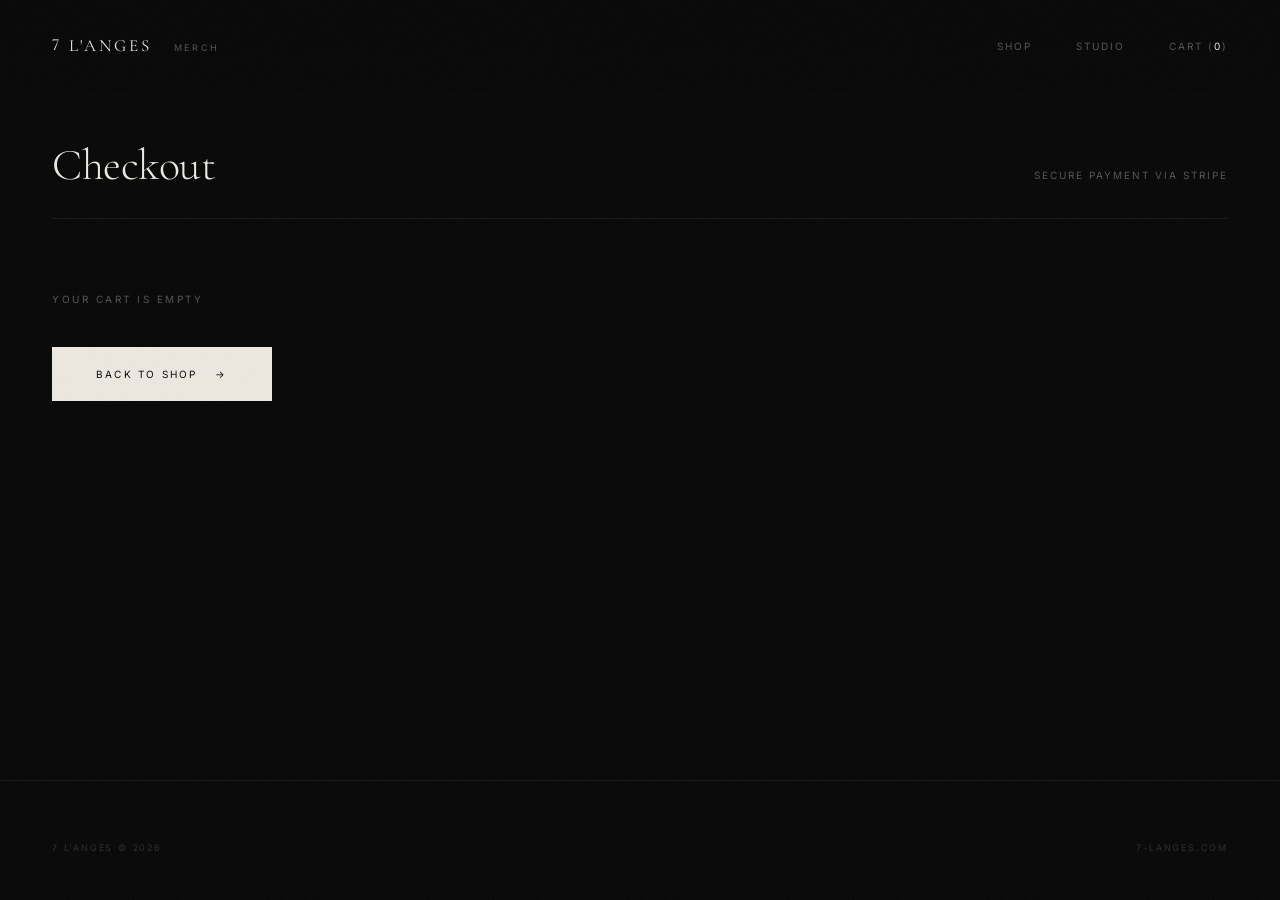
<file: site/checkout.html>
<!DOCTYPE html>
<html lang="en">
<head>
  <meta charset="UTF-8">
  <meta name="viewport" content="width=device-width, initial-scale=1.0">
  <title>Checkout — 7 L'ANGES Merch</title>
  <link rel="preconnect" href="https://fonts.googleapis.com">
  <link href="https://fonts.googleapis.com/css2?family=Cormorant+Garamond:ital,wght@0,300;0,400;0,500;1,300;1,400&family=Inter:wght@300;400;500&display=swap" rel="stylesheet">
  <link rel="stylesheet" href="css/store.css">
  <script src="https://js.stripe.com/v3/"></script>
</head>
<body>

  <nav>
    <div class="nav-logo">
      <a href="https://7-langes.com"><span class="seven">7</span> L'ANGES</a>
      <span class="merch-tag">MERCH</span>
    </div>
    <ul class="nav-links">
      <li><a href="index.html">Shop</a></li>
      <li><a href="https://7-langes.com">Studio</a></li>
      <li><span id="cart-trigger">Cart&nbsp;(<span id="cart-count">0</span>)</span></li>
    </ul>
  </nav>

  <main>
    <div class="section-header">
      <h1 class="section-title">Checkout</h1>
      <span class="section-meta">Secure payment via Stripe</span>
    </div>

    <div id="checkout-root" class="checkout-layout">
      <div id="checkout-steps">

        <!-- STEP 1 · CONTACT + SHIPPING ADDRESS -->
        <section class="checkout-step">
          <div class="step-head"><span class="step-num">01</span><h2 class="step-title">Contact &amp; Shipping</h2></div>
          <form id="address-form" class="step-body">
            <div class="form-row">
              <div class="form-group">
                <label class="form-label" for="f-name">Full name</label>
                <input class="form-input" id="f-name" name="name" autocomplete="name" placeholder="Your name" required>
              </div>
              <div class="form-group">
                <label class="form-label" for="f-email">Email</label>
                <input class="form-input" id="f-email" name="email" type="email" autocomplete="email" placeholder="your@email.com" required>
              </div>
            </div>
            <div class="form-row">
              <div class="form-group full">
                <label class="form-label" for="f-address1">Address</label>
                <input class="form-input" id="f-address1" name="address1" autocomplete="address-line1" placeholder="Street address" required>
              </div>
            </div>
            <div class="form-row">
              <div class="form-group full">
                <label class="form-label" for="f-address2">Apt / Suite <span style="color:var(--dim)">(optional)</span></label>
                <input class="form-input" id="f-address2" name="address2" autocomplete="address-line2" placeholder="Apt, suite, unit">
              </div>
            </div>
            <div class="form-row">
              <div class="form-group">
                <label class="form-label" for="f-city">City</label>
                <input class="form-input" id="f-city" name="city" autocomplete="address-level2" placeholder="City" required>
              </div>
              <div class="form-group">
                <label class="form-label" for="f-zip">ZIP / Postal code</label>
                <input class="form-input" id="f-zip" name="zip" autocomplete="postal-code" placeholder="ZIP" required>
              </div>
            </div>
            <div class="form-row">
              <div class="form-group">
                <label class="form-label" for="f-country">Country</label>
                <select class="form-select" id="f-country" name="country" autocomplete="country" required></select>
              </div>
              <div class="form-group" id="state-group">
                <label class="form-label" for="f-state">State / Province</label>
                <select class="form-select" id="f-state" name="state"></select>
              </div>
            </div>
            <div class="form-row">
              <div class="form-group">
                <label class="form-label" for="f-phone">Phone <span style="color:var(--dim)">(optional)</span></label>
                <input class="form-input" id="f-phone" name="phone" type="tel" autocomplete="tel" placeholder="For delivery questions">
              </div>
            </div>
            <button class="btn" type="submit" id="address-continue">Calculate Shipping</button>
          </form>
        </section>

        <!-- STEP 2 · SHIPPING METHOD -->
        <section class="checkout-step">
          <div class="step-head"><span class="step-num">02</span><h2 class="step-title">Shipping Method</h2></div>
          <div class="step-body locked" id="shipping-body">
            <div id="ship-options" class="ship-options"></div>
            <div style="margin-top:32px">
              <button class="btn" id="shipping-continue" disabled>Continue to Payment</button>
            </div>
          </div>
        </section>

        <!-- STEP 3 · PAYMENT -->
        <section class="checkout-step">
          <div class="step-head"><span class="step-num">03</span><h2 class="step-title">Payment</h2></div>
          <div class="step-body locked" id="payment-body">
            <div id="payment-element"></div>
            <div id="payment-error"></div>
            <button class="btn btn-block" id="pay-btn" disabled>Pay Now</button>
            <div class="product-note" style="margin-top:20px">Payments are processed by Stripe. Card details never touch our servers.</div>
          </div>
        </section>

      </div>

      <!-- ORDER SUMMARY -->
      <aside class="summary">
        <div class="summary-title">Order Summary</div>
        <div id="summary-items"></div>
        <div class="summary-totals">
          <div class="summary-row"><span>Subtotal</span><span id="sum-subtotal">—</span></div>
          <div class="summary-row"><span>Shipping</span><span id="sum-shipping">—</span></div>
          <div class="summary-row grand"><span>Total</span><span id="sum-total">—</span></div>
        </div>
      </aside>
    </div>
  </main>

  <footer>
    <span><span class="lining">7</span> L'ANGES © 2026</span>
    <a href="https://7-langes.com">7-langes.com</a>
  </footer>

  <script src="js/config.js"></script>
  <script src="js/api.js"></script>
  <script src="js/cart.js"></script>
  <script src="js/checkout.js"></script>
</body>
</html>
</file>
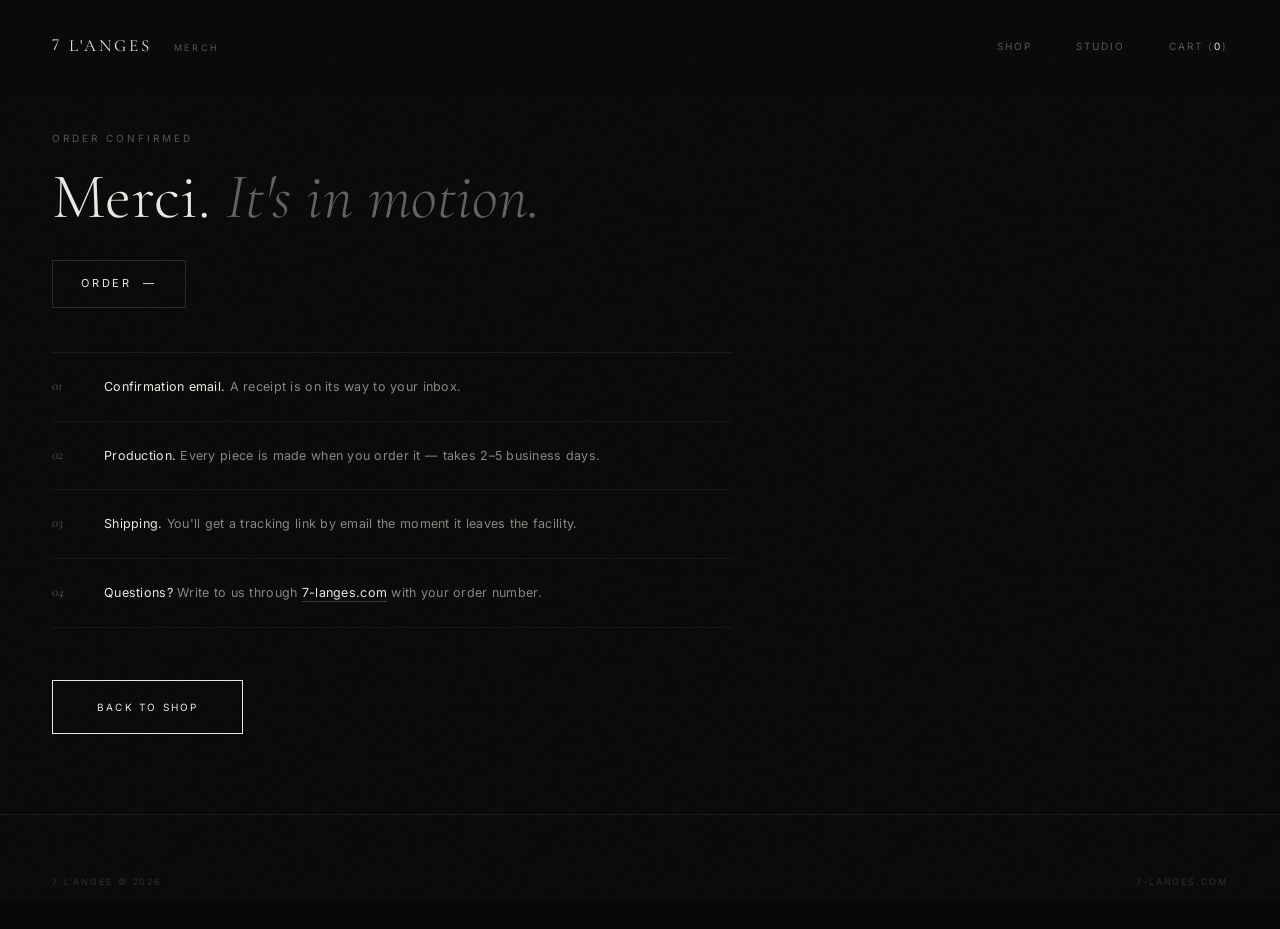
<file: site/confirmation.html>
<!DOCTYPE html>
<html lang="en">
<head>
  <meta charset="UTF-8">
  <meta name="viewport" content="width=device-width, initial-scale=1.0">
  <title>Order Confirmed — 7 L'ANGES Merch</title>
  <link rel="preconnect" href="https://fonts.googleapis.com">
  <link href="https://fonts.googleapis.com/css2?family=Cormorant+Garamond:ital,wght@0,300;0,400;0,500;1,300;1,400&family=Inter:wght@300;400;500&display=swap" rel="stylesheet">
  <link rel="stylesheet" href="css/store.css">
</head>
<body>

  <nav>
    <div class="nav-logo">
      <a href="https://7-langes.com"><span class="seven">7</span> L'ANGES</a>
      <span class="merch-tag">MERCH</span>
    </div>
    <ul class="nav-links">
      <li><a href="index.html">Shop</a></li>
      <li><a href="https://7-langes.com">Studio</a></li>
      <li><span id="cart-trigger">Cart&nbsp;(<span id="cart-count">0</span>)</span></li>
    </ul>
  </nav>

  <main>
    <div class="confirm-wrap">
      <p class="confirm-eyebrow">Order Confirmed</p>
      <h1 class="confirm-title">Merci. <em>It's in motion.</em></h1>
      <div class="confirm-order-num">Order &nbsp;<span id="order-num">—</span></div>

      <div class="next-steps">
        <div class="next-step">
          <span class="next-step-num">01</span>
          <p class="next-step-text"><strong>Confirmation email.</strong> A receipt is on its way to <span id="order-email">your inbox</span>.</p>
        </div>
        <div class="next-step">
          <span class="next-step-num">02</span>
          <p class="next-step-text"><strong>Production.</strong> Every piece is made when you order it — takes 2–5 business days.</p>
        </div>
        <div class="next-step">
          <span class="next-step-num">03</span>
          <p class="next-step-text"><strong>Shipping.</strong> You'll get a tracking link by email the moment it leaves the facility.</p>
        </div>
        <div class="next-step">
          <span class="next-step-num">04</span>
          <p class="next-step-text"><strong>Questions?</strong> Write to us through <a href="https://7-langes.com" style="color:var(--white);text-decoration:underline;text-underline-offset:4px;text-decoration-color:rgba(255,255,255,0.2)">7-langes.com</a> with your order number.</p>
        </div>
      </div>

      <div style="margin-top:52px">
        <a class="btn-outline" href="index.html">Back to Shop</a>
      </div>
    </div>
  </main>

  <footer>
    <span><span class="lining">7</span> L'ANGES © 2026</span>
    <a href="https://7-langes.com">7-langes.com</a>
  </footer>

  <script src="js/config.js"></script>
  <script src="js/api.js"></script>
  <script src="js/cart.js"></script>
  <script>
    (function () {
      const qs = new URLSearchParams(location.search);
      const saved = JSON.parse(sessionStorage.getItem('7l_last_order') || 'null');
      const orderId = qs.get('order') || (saved && saved.order_id);
      if (orderId) document.getElementById('order-num').textContent = '#' + orderId;
      if (saved && saved.email) document.getElementById('order-email').textContent = saved.email;
    })();
  </script>
</body>
</html>
</file>
<file: site/css/store.css>
/* ════════════════════════════════════════════
   7 L'ANGES — MERCH
   Shares the design language of 7-langes.com:
   ink black, bone white, Cormorant + Inter,
   film grain, hairline rules, uppercase micro-labels.
   ════════════════════════════════════════════ */

* { margin: 0; padding: 0; box-sizing: border-box; }

:root {
  --black: #080808;
  --white: #ece8e1;
  --gray: #555;
  --dim: #333;
  --hairline: rgba(255,255,255,0.07);
  --hairline-strong: rgba(255,255,255,0.14);
  --faded: rgba(236,232,225,0.4);
  --serif: 'Cormorant Garamond', Georgia, serif;
  --sans: 'Inter', system-ui, sans-serif;
}

html, body {
  background: var(--black);
  color: var(--white);
  font-family: var(--sans);
  font-size: 14px;
  line-height: 1.6;
  letter-spacing: 0.02em;
  min-height: 100vh;
  overflow-x: hidden;
}

/* Film grain */
body::after {
  content: '';
  position: fixed;
  top: 0; left: 0;
  width: 100%; height: 100%;
  opacity: 0.04;
  pointer-events: none;
  z-index: 9999;
  background-image: url("data:image/svg+xml,%3Csvg viewBox='0 0 512 512' xmlns='http://www.w3.org/2000/svg'%3E%3Cfilter id='n'%3E%3CfeTurbulence type='fractalNoise' baseFrequency='0.75' numOctaves='4' stitchTiles='stitch'/%3E%3C/filter%3E%3Crect width='100%25' height='100%25' filter='url(%23n)'/%3E%3C/svg%3E");
  background-size: 180px 180px;
}

.lining { font-feature-settings: 'lnum' 1; font-variant-numeric: lining-nums; }

a { color: inherit; text-decoration: none; }
button { font-family: inherit; }

/* ─── NAVIGATION ─── */
nav {
  position: fixed;
  top: 0; left: 0; right: 0;
  z-index: 200;
  display: flex;
  justify-content: space-between;
  align-items: center;
  padding: 32px 52px;
  background: linear-gradient(to bottom, rgba(8,8,8,0.92) 55%, transparent);
}

.nav-logo {
  font-family: var(--serif);
  font-size: 17px;
  font-weight: 400;
  letter-spacing: 0.18em;
  text-transform: uppercase;
  color: var(--white);
  cursor: pointer;
  user-select: none;
}

.nav-logo .seven {
  font-feature-settings: 'lnum' 1;
  font-variant-numeric: lining-nums;
  position: relative;
  top: -0.045em;
  display: inline-block;
}

.nav-logo .merch-tag {
  font-family: var(--sans);
  font-size: 9px;
  letter-spacing: 0.3em;
  color: var(--gray);
  margin-left: 14px;
  vertical-align: middle;
}

.nav-links {
  display: flex;
  gap: 44px;
  list-style: none;
  align-items: center;
}

.nav-links li a,
.nav-links li span {
  font-family: var(--sans);
  font-size: 10px;
  font-weight: 400;
  letter-spacing: 0.2em;
  text-transform: uppercase;
  color: var(--gray);
  cursor: pointer;
  padding-bottom: 2px;
  border-bottom: 1px solid transparent;
  transition: color 0.3s, border-color 0.3s;
}

.nav-links li a:hover,
.nav-links li span:hover,
.nav-links li .active {
  color: var(--white);
  border-bottom-color: rgba(236,232,225,0.3);
}

#cart-count { color: var(--white); }

/* ─── PAGE SHELL ─── */
main {
  padding: 130px 52px 80px;
  animation: fadeIn 0.55s cubic-bezier(0.16,1,0.3,1) forwards;
  min-height: calc(100vh - 120px);
}

#demo-banner:not(:empty) {
  padding: 150px 52px 0;
}

@keyframes fadeIn {
  from { opacity: 0; transform: translateY(20px); }
  to   { opacity: 1; transform: translateY(0); }
}

.section-header {
  display: flex;
  justify-content: space-between;
  align-items: baseline;
  margin-bottom: 52px;
  padding-bottom: 18px;
  border-bottom: 1px solid var(--hairline);
}

.section-title {
  font-family: var(--serif);
  font-size: 44px;
  font-weight: 300;
  letter-spacing: -0.01em;
}

.section-meta {
  font-family: var(--sans);
  font-size: 10px;
  letter-spacing: 0.2em;
  color: var(--gray);
  text-transform: uppercase;
}

.crumb {
  font-family: var(--sans);
  font-size: 9px;
  letter-spacing: 0.28em;
  text-transform: uppercase;
  color: var(--gray);
  margin-bottom: 20px;
  display: block;
}

.crumb a:hover { color: var(--white); }

/* ─── BUTTONS ─── */
.btn {
  display: inline-flex;
  align-items: center;
  justify-content: center;
  gap: 18px;
  background: var(--white);
  color: #080808;
  border: none;
  padding: 19px 44px;
  font-size: 10px;
  letter-spacing: 0.22em;
  text-transform: uppercase;
  cursor: pointer;
  transition: background 0.3s, gap 0.3s, opacity 0.3s;
}

.btn::after { content: '→'; }
.btn:hover { background: #d6d2cb; gap: 26px; }
.btn:disabled { opacity: 0.35; cursor: default; }
.btn:disabled:hover { background: var(--white); gap: 18px; }
.btn.no-arrow::after { content: none; }

.btn-outline {
  display: inline-flex;
  align-items: center;
  justify-content: center;
  gap: 18px;
  background: transparent;
  color: var(--white);
  border: 1px solid var(--white);
  padding: 18px 44px;
  font-size: 10px;
  letter-spacing: 0.22em;
  text-transform: uppercase;
  cursor: pointer;
  transition: background 0.3s, color 0.3s, gap 0.3s;
}

.btn-outline:hover { background: var(--white); color: #080808; }

.btn-block { width: 100%; }

.text-link {
  font-size: 10px;
  letter-spacing: 0.2em;
  text-transform: uppercase;
  color: var(--gray);
  cursor: pointer;
  border: none;
  background: none;
  transition: color 0.3s;
}
.text-link:hover { color: var(--white); }

/* ─── ORBIT SHOP ─── */
.orbit-hero {
  position: relative;
  min-height: 100vh;
  overflow: hidden;
  background: var(--black);
  padding-top: 130px;
}

.orbit-field {
  position: absolute;
  inset: 0;
}

.orbit-field .loading,
.orbit-field .drawer-empty,
.orbit-field .error-note {
  position: absolute;
  top: 50%;
  left: 50%;
  transform: translate(-50%, -50%);
  white-space: nowrap;
}

.orbit-circle {
  position: absolute;
  display: block;
  transform: translate(-50%, -50%);
}

.orbit-circle:hover { z-index: 40 !important; }

.orbit-circle-float {
  display: block;
  width: 100%;
  height: 100%;
  animation: orbitFloat 8s ease-in-out infinite;
  will-change: transform;
}

@keyframes orbitFloat {
  0%, 100% { transform: translateY(0); }
  50% { transform: translateY(-18px); }
}

.orbit-circle-inner {
  position: relative;
  display: block;
  width: 100%;
  height: 100%;
  border-radius: 50%;
  overflow: hidden;
  background: #111;
  box-shadow: 0 24px 70px rgba(0,0,0,0.55), 0 0 0 1px rgba(255,255,255,0.07);
  transition: transform 0.5s cubic-bezier(0.16,1,0.3,1);
}

.orbit-circle-inner img {
  position: relative;
  width: 100%;
  height: 100%;
  object-fit: contain;
  padding: 16%;
  filter: contrast(1.03) brightness(0.97);
}

.orbit-circle-sheen {
  position: absolute;
  inset: 0;
  border-radius: 50%;
  background: radial-gradient(circle at 30% 24%, rgba(255,255,255,0.1) 0%, transparent 40%);
  pointer-events: none;
}

.orbit-cap {
  position: absolute;
  left: 50%;
  transform: translateX(-50%);
  display: flex;
  flex-direction: column;
  align-items: center;
  gap: 4px;
  white-space: nowrap;
  opacity: 0.8;
  transition: opacity 0.35s ease;
  pointer-events: none;
  z-index: 60;
  text-shadow: 0 2px 16px rgba(0,0,0,0.9);
}

.orbit-circle:hover .orbit-cap { opacity: 1; }

.orbit-cap-below { top: calc(100% + 16px); }
.orbit-cap-above { bottom: calc(100% + 16px); }

.orbit-cap-name {
  font-family: var(--serif);
  font-size: 15px;
  font-style: italic;
  color: var(--white);
}

.orbit-cap-price {
  font-family: var(--sans);
  font-size: 10px;
  letter-spacing: 0.14em;
  color: var(--faded);
}

.orbit-title-row {
  display: flex;
  align-items: baseline;
  gap: 22px;
  margin-bottom: 14px;
}

.orbit-title {
  font-family: var(--sans);
  font-size: clamp(34px, 5.2vw, 68px);
  font-weight: 800;
  letter-spacing: -0.02em;
  line-height: 1;
  color: var(--white);
  text-transform: uppercase;
}

.orbit-title sup {
  font-size: 0.32em;
  font-weight: 700;
  top: -0.9em;
}

.orbit-title-sub {
  font-family: var(--sans);
  font-size: 11px;
  font-weight: 700;
  letter-spacing: 0.08em;
  text-transform: uppercase;
  line-height: 1.5;
  color: var(--faded);
  border-left: 1px solid var(--hairline-strong);
  padding-left: 18px;
}

@media (max-width: 900px) {
  .orbit-hero { padding-top: 110px; }
}

@media (max-width: 700px) {
  .orbit-hero { min-height: auto; padding: 110px 20px 60px; }
  .orbit-field {
    position: static;
    display: flex;
    flex-wrap: wrap;
    justify-content: center;
    gap: 56px 24px;
  }
  .orbit-circle { position: static !important; transform: none !important; }
  .orbit-cap { position: static; transform: none; opacity: 1; margin-top: 12px; text-shadow: none; }
  .orbit-cap-below, .orbit-cap-above { top: auto; bottom: auto; }
  .orbit-circle-float { animation: none; }
}

/* ─── PRODUCT DETAIL ─── */
.product-layout {
  display: grid;
  grid-template-columns: 1.15fr 1fr;
  gap: 72px;
  align-items: start;
}

.product-img {
  position: sticky;
  top: 120px;
  background: #0f0f0f;
  aspect-ratio: 1/1;
  overflow: hidden;
}

.product-img img {
  width: 100%;
  height: 100%;
  object-fit: cover;
  display: block;
}

.product-name {
  font-family: var(--serif);
  font-size: clamp(30px, 3.5vw, 44px);
  font-weight: 300;
  line-height: 1.15;
  margin-bottom: 14px;
}

.product-price {
  font-family: var(--sans);
  font-size: 13px;
  letter-spacing: 0.14em;
  color: var(--faded);
  margin-bottom: 36px;
}

.opt-label {
  font-family: var(--sans);
  font-size: 9px;
  letter-spacing: 0.28em;
  text-transform: uppercase;
  color: var(--gray);
  margin-bottom: 14px;
}

.opt-row { margin-bottom: 32px; }

.opt-pills {
  display: flex;
  flex-wrap: wrap;
  gap: 8px;
}

.opt-pill {
  background: transparent;
  border: 1px solid var(--hairline-strong);
  color: var(--faded);
  min-width: 52px;
  padding: 11px 16px;
  font-size: 10px;
  letter-spacing: 0.16em;
  text-transform: uppercase;
  cursor: pointer;
  transition: border-color 0.3s, color 0.3s;
}

.opt-pill:hover { border-color: rgba(236,232,225,0.5); color: var(--white); }

.opt-pill.selected {
  border-color: var(--white);
  color: var(--white);
}

.opt-pill:disabled {
  opacity: 0.25;
  cursor: default;
  text-decoration: line-through;
}

.product-desc {
  margin-top: 44px;
  padding-top: 28px;
  border-top: 1px solid var(--hairline);
  font-size: 12.5px;
  line-height: 2;
  color: #686868;
}

.product-desc p { margin-bottom: 16px; }

.product-note {
  margin-top: 28px;
  font-size: 9px;
  letter-spacing: 0.2em;
  text-transform: uppercase;
  color: var(--dim);
  line-height: 2.2;
}

/* ─── CART DRAWER ─── */
.drawer-backdrop {
  position: fixed;
  inset: 0;
  z-index: 400;
  background: rgba(4,4,4,0.7);
  opacity: 0;
  pointer-events: none;
  transition: opacity 0.35s;
}

.drawer-backdrop.open { opacity: 1; pointer-events: auto; }

.drawer {
  position: fixed;
  top: 0; right: 0; bottom: 0;
  z-index: 401;
  width: min(420px, 92vw);
  background: #0b0b0b;
  border-left: 1px solid var(--hairline);
  transform: translateX(100%);
  transition: transform 0.5s cubic-bezier(0.16,1,0.3,1);
  display: flex;
  flex-direction: column;
}

.drawer.open { transform: translateX(0); }

.drawer-head {
  display: flex;
  justify-content: space-between;
  align-items: center;
  padding: 28px 32px;
  border-bottom: 1px solid var(--hairline);
}

.drawer-title {
  font-family: var(--serif);
  font-size: 22px;
  font-weight: 300;
}

.drawer-items {
  flex: 1;
  overflow-y: auto;
  padding: 8px 32px;
}

.drawer-empty {
  padding: 60px 0;
  text-align: center;
  font-size: 10px;
  letter-spacing: 0.25em;
  text-transform: uppercase;
  color: var(--gray);
}

.cart-line {
  display: grid;
  grid-template-columns: 64px 1fr auto;
  gap: 18px;
  padding: 22px 0;
  border-bottom: 1px solid rgba(255,255,255,0.05);
}

.cart-line-img {
  width: 64px; height: 80px;
  object-fit: cover;
  background: #151515;
}

.cart-line-name {
  font-family: var(--serif);
  font-size: 16px;
  line-height: 1.3;
}

.cart-line-variant {
  font-size: 9px;
  letter-spacing: 0.18em;
  text-transform: uppercase;
  color: var(--gray);
  margin-top: 5px;
}

.cart-qty {
  display: inline-flex;
  align-items: center;
  gap: 14px;
  margin-top: 12px;
  border: 1px solid var(--hairline-strong);
  padding: 4px 10px;
}

.cart-qty button {
  background: none;
  border: none;
  color: var(--faded);
  font-size: 13px;
  cursor: pointer;
  padding: 2px 4px;
  transition: color 0.3s;
}

.cart-qty button:hover { color: var(--white); }
.cart-qty span { font-size: 11px; min-width: 14px; text-align: center; }

.cart-line-right {
  display: flex;
  flex-direction: column;
  align-items: flex-end;
  justify-content: space-between;
}

.cart-line-price { font-size: 11px; letter-spacing: 0.12em; color: var(--faded); }

.cart-remove {
  background: none; border: none;
  color: var(--dim);
  font-size: 9px;
  letter-spacing: 0.2em;
  text-transform: uppercase;
  cursor: pointer;
  transition: color 0.3s;
}
.cart-remove:hover { color: var(--white); }

.drawer-foot {
  padding: 24px 32px 32px;
  border-top: 1px solid var(--hairline);
}

.drawer-subtotal {
  display: flex;
  justify-content: space-between;
  font-size: 11px;
  letter-spacing: 0.2em;
  text-transform: uppercase;
  margin-bottom: 8px;
}

.drawer-ship-note {
  font-size: 9px;
  letter-spacing: 0.16em;
  text-transform: uppercase;
  color: var(--dim);
  margin-bottom: 20px;
}

/* ─── CHECKOUT ─── */
.checkout-layout {
  display: grid;
  grid-template-columns: 1.4fr 1fr;
  gap: 72px;
  align-items: start;
}

.checkout-step { margin-bottom: 52px; }

.step-head {
  display: flex;
  align-items: baseline;
  gap: 16px;
  padding-bottom: 14px;
  margin-bottom: 28px;
  border-bottom: 1px solid var(--hairline);
}

.step-num {
  font-family: var(--serif);
  font-size: 15px;
  font-style: italic;
  color: var(--gray);
}

.step-title {
  font-family: var(--serif);
  font-size: 24px;
  font-weight: 300;
}

.step-body.locked { opacity: 0.3; pointer-events: none; }

.form-row {
  display: grid;
  grid-template-columns: 1fr 1fr;
  gap: 32px;
  margin-bottom: 28px;
}

.form-group { display: flex; flex-direction: column; }
.form-group.full { grid-column: 1 / -1; }

.form-label {
  font-size: 9px;
  letter-spacing: 0.28em;
  text-transform: uppercase;
  color: var(--gray);
  margin-bottom: 12px;
}

.form-input,
.form-select {
  background: transparent;
  border: none;
  border-bottom: 1px solid rgba(255,255,255,0.1);
  padding: 10px 0 12px;
  color: var(--white);
  font-family: var(--sans);
  font-size: 13px;
  letter-spacing: 0.04em;
  outline: none;
  transition: border-color 0.3s;
  -webkit-appearance: none;
  border-radius: 0;
}

.form-select { cursor: pointer; }
.form-select option { background: #111; color: var(--white); }

.form-input:focus, .form-select:focus { border-bottom-color: rgba(236,232,225,0.45); }
.form-input::placeholder { color: rgba(255,255,255,0.18); }

.ship-options { display: flex; flex-direction: column; gap: 10px; }

.ship-option {
  display: flex;
  justify-content: space-between;
  align-items: center;
  gap: 20px;
  border: 1px solid var(--hairline-strong);
  padding: 16px 20px;
  cursor: pointer;
  transition: border-color 0.3s;
}

.ship-option:hover { border-color: rgba(236,232,225,0.5); }
.ship-option.selected { border-color: var(--white); }

.ship-option-name {
  font-size: 10px;
  letter-spacing: 0.18em;
  text-transform: uppercase;
}

.ship-option-eta {
  font-size: 9px;
  letter-spacing: 0.14em;
  color: var(--gray);
  text-transform: uppercase;
  margin-top: 4px;
}

.ship-option-price { font-size: 11px; letter-spacing: 0.12em; color: var(--faded); }

#payment-element { margin-bottom: 28px; }

/* summary card */
.summary {
  position: sticky;
  top: 120px;
  border: 1px solid var(--hairline);
  padding: 32px;
}

.summary-title {
  font-family: var(--serif);
  font-size: 22px;
  font-weight: 300;
  margin-bottom: 24px;
  padding-bottom: 16px;
  border-bottom: 1px solid var(--hairline);
}

.summary-line {
  display: grid;
  grid-template-columns: 48px 1fr auto;
  gap: 14px;
  align-items: center;
  padding: 12px 0;
}

.summary-line img {
  width: 48px; height: 60px;
  object-fit: cover;
  background: #151515;
}

.summary-line-name { font-family: var(--serif); font-size: 15px; line-height: 1.3; }
.summary-line-variant {
  font-size: 8.5px;
  letter-spacing: 0.16em;
  text-transform: uppercase;
  color: var(--gray);
  margin-top: 3px;
}
.summary-line-price { font-size: 10.5px; color: var(--faded); letter-spacing: 0.1em; }

.summary-totals {
  margin-top: 20px;
  padding-top: 20px;
  border-top: 1px solid var(--hairline);
}

.summary-row {
  display: flex;
  justify-content: space-between;
  font-size: 10px;
  letter-spacing: 0.2em;
  text-transform: uppercase;
  color: var(--faded);
  padding: 6px 0;
}

.summary-row.grand {
  color: var(--white);
  font-size: 11px;
  margin-top: 10px;
  padding-top: 16px;
  border-top: 1px solid var(--hairline);
}

/* ─── CONFIRMATION ─── */
.confirm-wrap { max-width: 680px; }

.confirm-eyebrow {
  font-size: 10px;
  letter-spacing: 0.3em;
  text-transform: uppercase;
  color: var(--gray);
  margin-bottom: 16px;
}

.confirm-title {
  font-family: var(--serif);
  font-size: clamp(38px, 6vw, 64px);
  font-weight: 300;
  line-height: 1.1;
  margin-bottom: 28px;
}

.confirm-title em { font-style: italic; color: var(--faded); }

.confirm-order-num {
  display: inline-block;
  border: 1px solid var(--hairline-strong);
  padding: 14px 28px;
  font-size: 11px;
  letter-spacing: 0.25em;
  text-transform: uppercase;
  margin-bottom: 44px;
}

.next-steps { border-top: 1px solid var(--hairline); }

.next-step {
  display: flex;
  gap: 28px;
  padding: 22px 0;
  border-bottom: 1px solid rgba(255,255,255,0.05);
}

.next-step-num {
  font-family: var(--serif);
  font-size: 14px;
  font-style: italic;
  color: var(--gray);
  min-width: 24px;
}

.next-step-text { font-size: 12.5px; line-height: 1.9; color: #8a8680; }
.next-step-text strong { color: var(--white); font-weight: 400; }

/* ─── STATES & MISC ─── */
.loading {
  padding: 80px 0;
  text-align: center;
  font-size: 10px;
  letter-spacing: 0.3em;
  text-transform: uppercase;
  color: var(--gray);
  animation: pulse 1.6s ease-in-out infinite;
}

@keyframes pulse { 0%,100% { opacity: 0.4; } 50% { opacity: 1; } }

.error-note {
  border: 1px solid rgba(180,80,80,0.4);
  color: #c99;
  padding: 18px 24px;
  font-size: 11px;
  letter-spacing: 0.08em;
  margin: 24px 0;
  line-height: 1.8;
}

.demo-banner {
  border: 1px solid var(--hairline-strong);
  padding: 14px 24px;
  font-size: 9px;
  letter-spacing: 0.22em;
  text-transform: uppercase;
  color: var(--gray);
  margin-bottom: 40px;
}

.toast {
  position: fixed;
  bottom: 36px;
  left: 50%;
  transform: translate(-50%, 20px);
  z-index: 500;
  background: var(--white);
  color: #080808;
  padding: 14px 32px;
  font-size: 10px;
  letter-spacing: 0.22em;
  text-transform: uppercase;
  opacity: 0;
  pointer-events: none;
  transition: opacity 0.4s, transform 0.4s;
}

.toast.show { opacity: 1; transform: translate(-50%, 0); }

footer {
  padding: 60px 52px 40px;
  display: flex;
  justify-content: space-between;
  align-items: center;
  border-top: 1px solid var(--hairline);
  font-size: 9px;
  letter-spacing: 0.2em;
  text-transform: uppercase;
  color: rgba(255,255,255,0.15);
}

footer a { transition: color 0.3s; }
footer a:hover { color: rgba(255,255,255,0.6); }

/* ─── RESPONSIVE ─── */
@media (max-width: 900px) {
  nav { padding: 24px 28px; }
  .nav-links { gap: 24px; }
  .nav-logo .merch-tag { display: none; }
  main { padding: 110px 28px 60px; }
  footer { padding: 40px 28px 32px; }
  .shop-grid { grid-template-columns: 1fr 1fr; }
  .product-layout { grid-template-columns: 1fr; gap: 44px; }
  .product-img { position: static; }
  .checkout-layout { grid-template-columns: 1fr; gap: 44px; }
  .summary { position: static; order: -1; }
  .form-row { grid-template-columns: 1fr; gap: 24px; }
}

@media (max-width: 560px) {
  .shop-grid { grid-template-columns: 1fr; }
  .section-title { font-size: 34px; }
}
</file>
